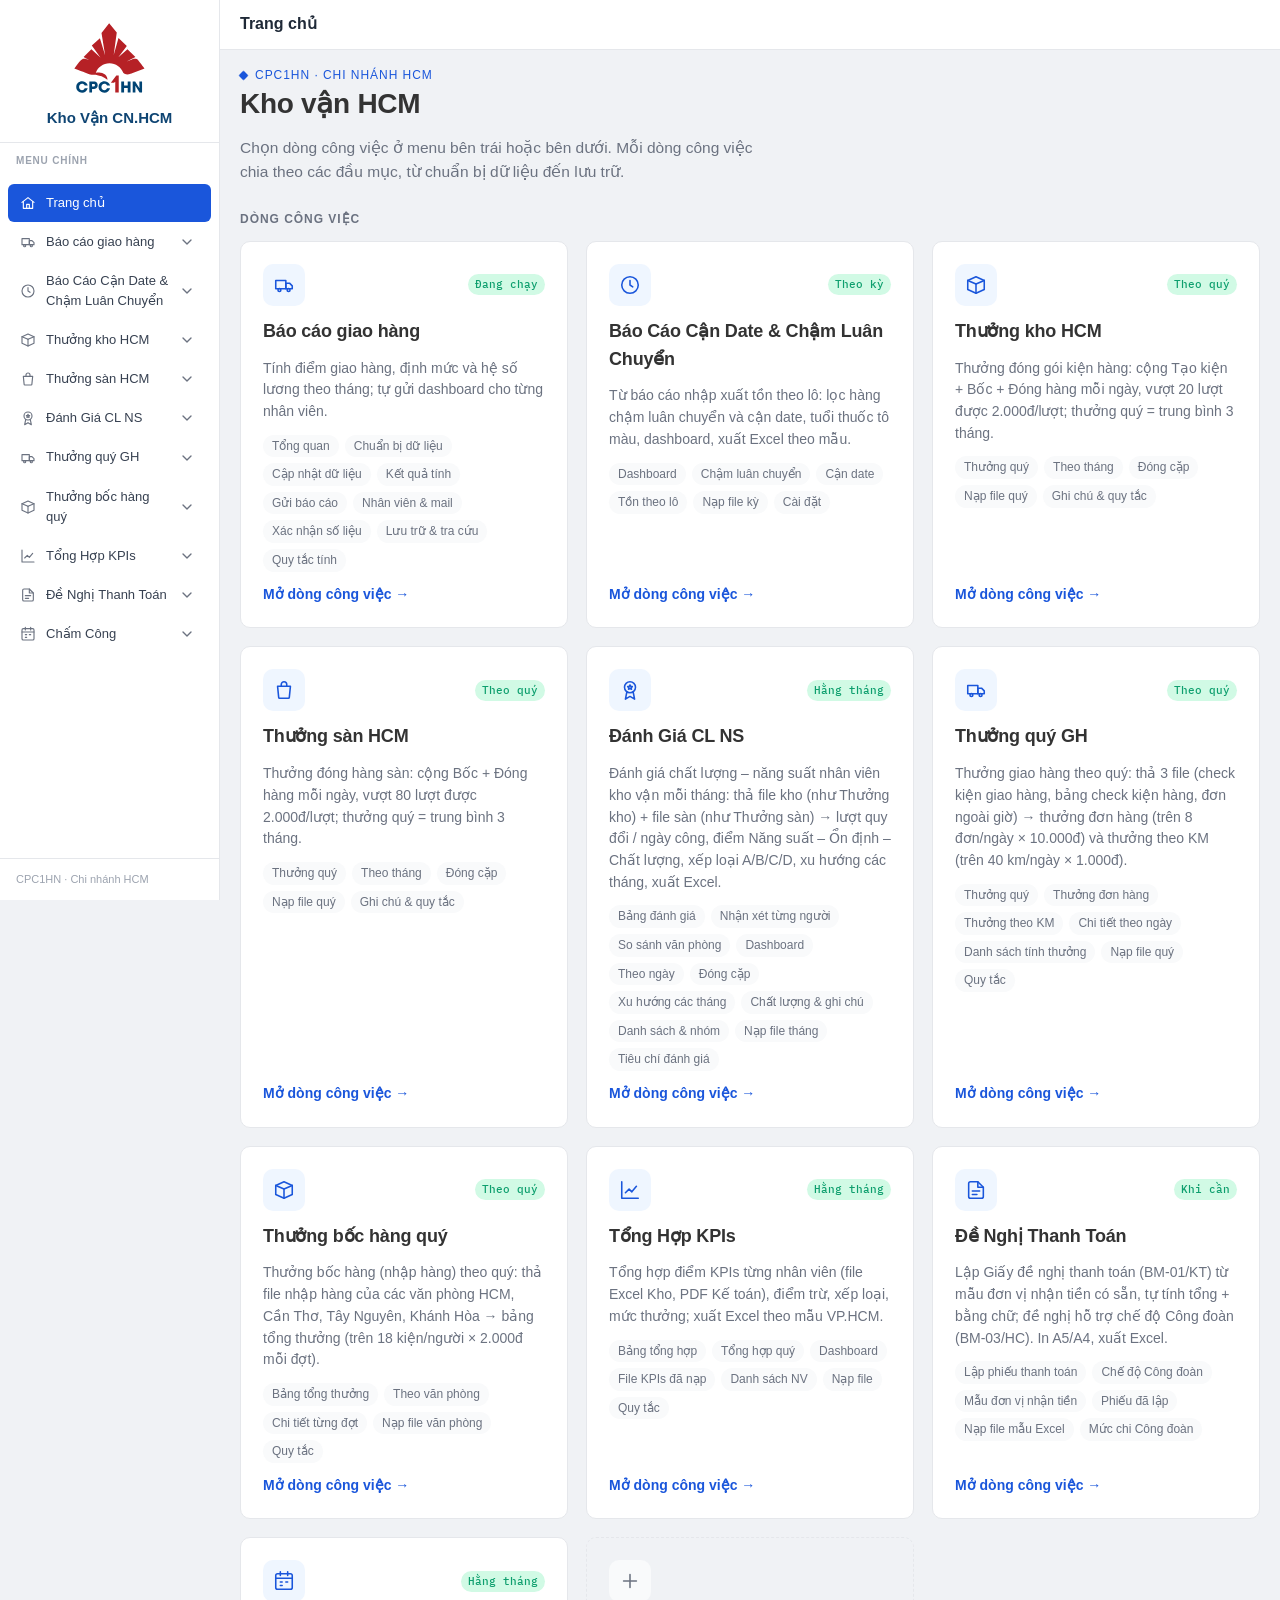
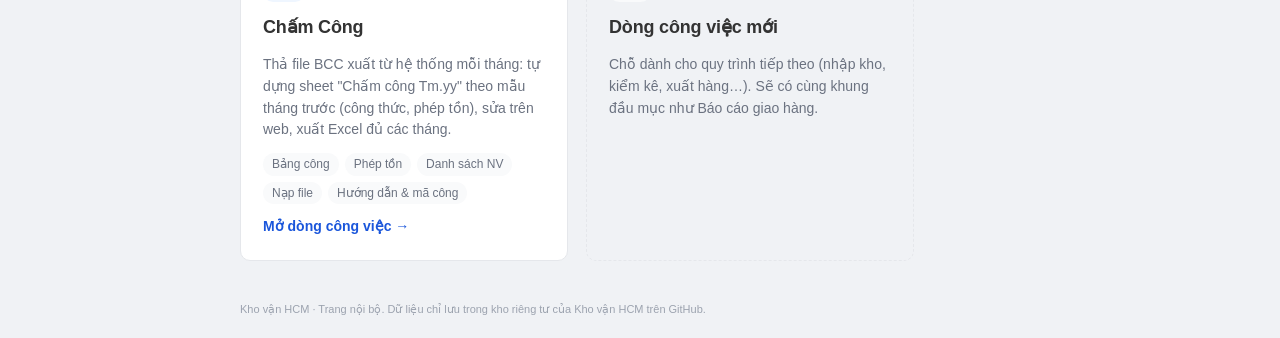
<file: index.html>
<!doctype html>
<html lang="vi" data-base="">
<head>
<meta charset="utf-8">
<meta name="viewport" content="width=device-width,initial-scale=1">
<title>Kho vận HCM</title>
<link rel="icon" href="assets/logo.png?v=2" type="image/png">
<link rel="stylesheet" href="assets/theme.css?v=20261003a">
</head>
<body>
<div class="app">
  <aside class="sidebar" id="sidebar" aria-label="Menu"></aside>
  <div class="sb-overlay"></div>
  <div class="main">
    <div class="main-bar">
      <button class="menu-btn" type="button" aria-label="Mở menu"><svg width="20" height="20" viewBox="0 0 24 24" fill="none" stroke="currentColor" stroke-width="2" stroke-linecap="round"><path d="M4 6h16M4 12h16M4 18h16"/></svg></button>
      <nav class="crumbs" aria-label="Đường dẫn"><span aria-current="page">Trang chủ</span></nav>
    </div>
    <main class="content">

  <div class="page-head">
    <div class="eyebrow">CPC1HN · Chi nhánh HCM</div>
    <h1>Kho vận HCM</h1>
    <p class="lede">Chọn dòng công việc ở menu bên trái hoặc bên dưới. Mỗi dòng công việc chia theo các đầu mục, từ chuẩn bị dữ liệu đến lưu trữ.</p>
  </div>
  <div class="section-label">Dòng công việc</div>
  <div class="flow-grid" id="flowGrid"></div>
    </main>
    <footer class="site-foot">Kho vận HCM · Trang nội bộ. Dữ liệu chỉ lưu trong kho riêng tư của Kho vận HCM trên GitHub.</footer>
  </div>
</div>
<script src="assets/flows.js?v=20261113c"></script>
<script src="assets/layout.js?v=20261010a"></script>
<script>
(function () {
  const grid = document.getElementById('flowGrid');
  const esc = s => String(s).replace(/[&<>"]/g, c => ({ '&': '&amp;', '<': '&lt;', '>': '&gt;', '"': '&quot;' }[c]));
  const icon = n => `<svg width="22" height="22" viewBox="0 0 24 24" fill="none" stroke="currentColor" stroke-width="1.7" stroke-linecap="round" stroke-linejoin="round">${(window.KVH_ICONS || {})[n] || ''}</svg>`;
  (window.KVH_MENU || []).filter(g => g.muc).forEach(g => {
    const a = document.createElement('a');
    a.className = 'flow-card';
    a.href = g.muc[0].href;
    a.innerHTML = `
      <div class="flow-top"><div class="flow-icon">${icon(g.icon)}</div><span class="pill good">${esc(g.trangThai || '')}</span></div>
      <h3>${esc(g.ten)}</h3>
      <p>${esc(g.moTa || '')}</p>
      <ol class="flow-steps">${g.muc.map(m => `<li>${esc(m.ten)}</li>`).join('')}</ol>
      <span class="flow-go">Mở dòng công việc →</span>`;
    grid.appendChild(a);
  });
  const ph = document.createElement('div');
  ph.className = 'flow-card placeholder';
  ph.innerHTML = `<div class="flow-top"><div class="flow-icon">${icon('plus')}</div></div>
    <h3>Dòng công việc mới</h3>
    <p>Chỗ dành cho quy trình tiếp theo (nhập kho, kiểm kê, xuất hàng…). Sẽ có cùng khung đầu mục như Báo cáo giao hàng.</p>`;
  grid.appendChild(ph);
})();
</script>
</body>
</html>
</file>
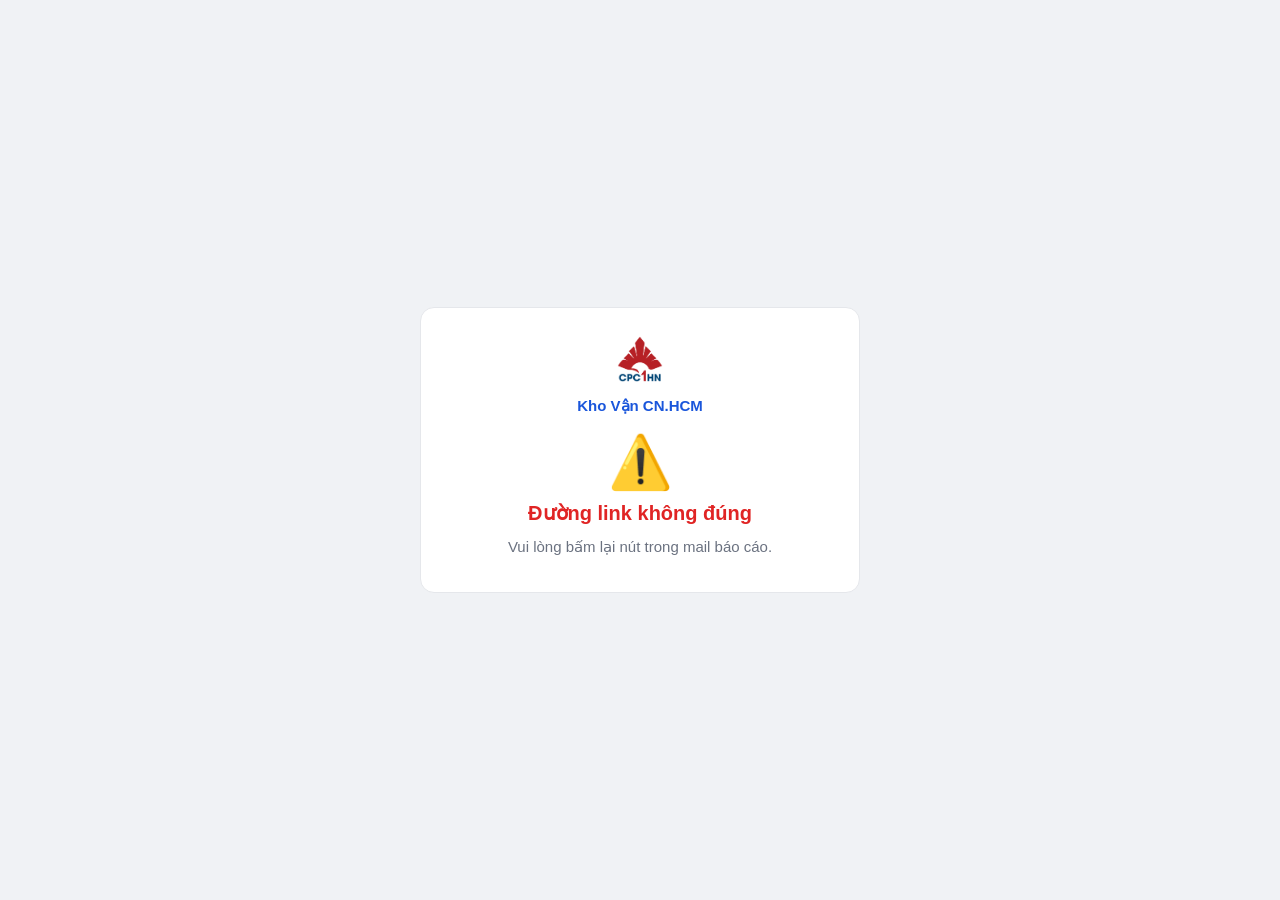
<file: xac-nhan/index.html>
<!doctype html>
<html lang="vi">
<head>
<meta charset="utf-8">
<meta name="viewport" content="width=device-width, initial-scale=1">
<meta name="robots" content="noindex">
<title>Xác nhận số liệu</title>
<style>
  :root { --bg: #f0f2f5; --card: #fff; --ink: #111827; --muted: #6b7280; --ok: #0e9f6e; --err: #e02424; --line: #e5e7eb; }
  @media (prefers-color-scheme: dark) { :root { --bg: #111827; --card: #1f2937; --ink: #f3f4f6; --muted: #9ca3af; --line: #374151; } }
  * { box-sizing: border-box; }
  body { margin: 0; min-height: 100vh; display: flex; align-items: center; justify-content: center; padding: 16px;
    background: var(--bg); color: var(--ink); font: 15px/1.55 "Segoe UI", Arial, sans-serif; }
  .card { width: 100%; max-width: 440px; background: var(--card); border: 1px solid var(--line); border-radius: 14px; padding: 28px 24px; text-align: center; }
  .logo { height: 46px; margin-bottom: 6px; }
  .brand { font-weight: 700; color: #1a56db; margin-bottom: 18px; }
  .icon { font-size: 52px; line-height: 1; margin: 6px 0 10px; }
  h1 { font-size: 20px; margin: 0 0 6px; }
  p { margin: 6px 0; color: var(--muted); }
  .info { margin: 14px 0 4px; padding: 10px 12px; border-radius: 8px; background: var(--bg); color: var(--ink); font-size: 14px; }
  .spin { width: 40px; height: 40px; margin: 8px auto 14px; border: 4px solid var(--line); border-top-color: #1a56db; border-radius: 50%; animation: s 0.8s linear infinite; }
  @keyframes s { to { transform: rotate(360deg); } }
  a.btn { display: inline-block; margin-top: 14px; padding: 10px 18px; border-radius: 8px; background: var(--err); color: #fff; text-decoration: none; font-weight: 600; }
  .ok { color: var(--ok); } .err { color: var(--err); }
</style>
</head>
<body>
<div class="card" id="card">
  <img class="logo" src="../assets/logo.png?v=2" alt="CPC1HN">
  <div class="brand">Kho Vận CN.HCM</div>
  <div id="view"><div class="spin"></div><h1>Đang ghi nhận xác nhận…</h1></div>
</div>
<script>
// Nút "Xác nhận số liệu đúng" trong mail hằng ngày trỏ về trang này: ?ma=<Mã NV>&ngay=<dd/mm/yyyy>
// Trang tự gửi 1 câu trả lời "Đúng" vào Google Form "Xác nhận số liệu giao hàng" rồi báo đã ghi nhận.
(function () {
  var FORM = 'https://docs.google.com/forms/d/e/1FAIpQLSdHJWubQUDfL92MAN8PLci2dEZqim0TFtAZL_XvDjUR0bczFw/';
  var E = { ma: '10506754', ten: '235047419', ngay: '1004119876', kq: '1758913475' };
  var q = new URLSearchParams(location.search);
  var ma = (q.get('ma') || '').replace(/\D/g, ''), ngay = (q.get('ngay') || '').trim(), ten = (q.get('ten') || '').trim();
  var view = document.getElementById('view');
  var esc = function (s) { return String(s).replace(/[&<>"]/g, function (c) { return { '&': '&amp;', '<': '&lt;', '>': '&gt;', '"': '&quot;' }[c]; }); };
  var saiLink = FORM + 'viewform?usp=pp_url&entry.' + E.ma + '=' + encodeURIComponent(ma) + '&entry.' + E.ngay + '=' + encodeURIComponent(ngay)
    + (ten ? '&entry.' + E.ten + '=' + encodeURIComponent(ten) : '') + '&entry.' + E.kq + '=' + encodeURIComponent('Sai');
  if (!ma || !/^\d{1,2}\/\d{1,2}\/\d{4}$/.test(ngay)) {
    view.innerHTML = '<div class="icon">⚠️</div><h1 class="err">Đường link không đúng</h1><p>Vui lòng bấm lại nút trong mail báo cáo.</p>';
    return;
  }
  // chống bấm 2 lần trong cùng trình duyệt
  var key = 'kvh-xn-' + ma + '-' + ngay, done = false;
  try { done = localStorage.getItem(key) === '1'; } catch (e) {}
  function ok(again) {
    view.innerHTML = '<div class="icon">✅</div><h1 class="ok">' + (again ? 'Anh/chị đã xác nhận trước đó' : 'Đã ghi nhận xác nhận') + '</h1>'
      + '<div class="info">Mã NV <b>' + esc(ma) + '</b>' + (ten ? ' · ' + esc(ten) : '') + '<br>Số liệu giao hàng đến ngày <b>' + esc(ngay) + '</b>: <b class="ok">ĐÚNG</b></div>'
      + '<p>Cảm ơn anh/chị. Có thể đóng trang này.</p>'
      + '<p style="margin-top:14px;font-size:13px">Bấm nhầm? Báo sai tại đây:</p><a class="btn" href="' + saiLink + '">❌ Báo số liệu sai</a>';
  }
  if (done) { ok(true); return; }
  var body = new URLSearchParams();
  body.append('entry.' + E.ma, ma);
  body.append('entry.' + E.ngay, ngay);
  if (ten) body.append('entry.' + E.ten, ten);
  body.append('entry.' + E.kq, 'Đúng');
  fetch(FORM + 'formResponse', { method: 'POST', mode: 'no-cors', body: body })
    .then(function () { try { localStorage.setItem(key, '1'); } catch (e) {} ok(false); })
    .catch(function () {
      view.innerHTML = '<div class="icon">⚠️</div><h1 class="err">Chưa gửi được</h1><p>Kiểm tra kết nối mạng rồi tải lại trang (F5), hoặc trả lời mail báo cáo với chữ <b>ĐÚNG</b>.</p>';
    });
})();
</script>
</body>
</html>
</file>
<file: assets/theme.css>
/* Giao dien chung cho moi trang Kho van HCM */
  @import url('https://fonts.googleapis.com/css2?family=Fraunces:opsz,wght@9..144,500;9..144,600&family=Public+Sans:wght@400;500;600;700&family=IBM+Plex+Mono:wght@400;500&display=swap');

  :root {
    --paper: #f5f1e6;
    --paper-2: #ece5d3;
    --ink: #201c16;
    --ink-soft: #5c5445;
    --line: #ddd2b4;
    --line-soft: #e8e0c9;
    --accent: #a8461f;
    --accent-soft: #f0d8ca;
    --navy: #1f3864;
    --navy-soft: #dde4ef;
    --good: #2f6b45;
    --good-soft: #dceadd;
    --warn: #96650f;
    --warn-soft: #f2e3c4;
    --bad: #a3352c;
    --bad-soft: #f3dad6;
    --card: #fffdf8;
    --shadow: 0 1px 2px rgba(32,28,22,0.06), 0 8px 24px -12px rgba(32,28,22,0.18);
  }
  @media (prefers-color-scheme: dark) {
    :root:not([data-theme="light"]) {
      --paper: #17140f;
      --paper-2: #201c15;
      --ink: #ece5d3;
      --ink-soft: #b6ab93;
      --line: #3a3325;
      --line-soft: #2c271b;
      --accent: #e08a5f;
      --accent-soft: #3a2418;
      --navy: #8ea9d6;
      --navy-soft: #1c2735;
      --good: #7fbd94;
      --good-soft: #1c2f21;
      --warn: #dcb35b;
      --warn-soft: #332a14;
      --bad: #e2867d;
      --bad-soft: #37211d;
      --card: #1c1811;
      --shadow: 0 1px 2px rgba(0,0,0,0.3), 0 8px 24px -12px rgba(0,0,0,0.5);
    }
  }
  :root[data-theme="dark"] {
    --paper: #17140f;
    --paper-2: #201c15;
    --ink: #ece5d3;
    --ink-soft: #b6ab93;
    --line: #3a3325;
    --line-soft: #2c271b;
    --accent: #e08a5f;
    --accent-soft: #3a2418;
    --navy: #8ea9d6;
    --navy-soft: #1c2735;
    --good: #7fbd94;
    --good-soft: #1c2f21;
    --warn: #dcb35b;
    --warn-soft: #332a14;
    --bad: #e2867d;
    --bad-soft: #37211d;
    --card: #1c1811;
    --shadow: 0 1px 2px rgba(0,0,0,0.3), 0 8px 24px -12px rgba(0,0,0,0.5);
  }

  * { box-sizing: border-box; }
  body {
    background: var(--paper);
    color: var(--ink);
    font-family: 'Public Sans', ui-sans-serif, system-ui, sans-serif;
    font-size: 15px;
    line-height: 1.55;
  }
  .wrap {
    max-width: 900px;
    margin: 0 auto;
    padding: 48px 24px 80px;
    display: flex;
    flex-direction: column;
    gap: 28px;
  }
  .eyebrow {
    font-family: 'IBM Plex Mono', monospace;
    font-size: 12px;
    letter-spacing: 0.08em;
    text-transform: uppercase;
    color: var(--accent);
    display: flex;
    align-items: center;
    gap: 8px;
  }
  .eyebrow::before {
    content: '';
    width: 7px; height: 7px;
    background: var(--accent);
    display: inline-block;
    border-radius: 1px;
    transform: rotate(45deg);
  }
  h1 {
    font-family: 'Fraunces', Georgia, serif;
    font-weight: 600;
    font-size: 34px;
    line-height: 1.15;
    margin: 6px 0 4px;
    text-wrap: balance;
    letter-spacing: -0.01em;
  }
  .lede {
    color: var(--ink-soft);
    max-width: 62ch;
    font-size: 15.5px;
  }
  .lede code {
    font-family: 'IBM Plex Mono', monospace;
    font-size: 0.92em;
    background: var(--line-soft);
    padding: 0.1em 0.4em;
    border-radius: 4px;
  }

  .card {
    background: var(--card);
    border: 1px solid var(--line);
    border-radius: 14px;
    box-shadow: var(--shadow);
    padding: 28px;
  }
  .card h2 {
    font-family: 'Fraunces', Georgia, serif;
    font-weight: 600;
    font-size: 19px;
    margin: 0 0 4px;
    display: flex;
    align-items: baseline;
    gap: 10px;
  }
  .card h2 .step-no {
    font-family: 'IBM Plex Mono', monospace;
    font-size: 13px;
    color: var(--ink-soft);
    font-weight: 400;
  }
  .card .hint { color: var(--ink-soft); font-size: 13.5px; margin: 0 0 18px; }

  /* --- dropzone --- */
  .dropzone {
    border: 1.5px dashed var(--line);
    border-radius: 10px;
    padding: 36px 24px;
    text-align: center;
    cursor: pointer;
    transition: border-color .15s ease, background .15s ease;
    background: var(--paper-2);
  }
  .dropzone:hover, .dropzone.drag {
    border-color: var(--accent);
    background: var(--accent-soft);
  }
  .dropzone:focus-visible { outline: 2px solid var(--accent); outline-offset: 3px; }
  .dz-icon { color: var(--ink-soft); margin-bottom: 10px; }
  .dropzone:hover .dz-icon, .dropzone.drag .dz-icon { color: var(--accent); }
  .dz-title { font-weight: 600; font-size: 15px; }
  .dz-sub { color: var(--ink-soft); font-size: 13px; margin-top: 4px; font-family: 'IBM Plex Mono', monospace; }
  .dz-file {
    display: inline-flex; align-items: center; gap: 8px;
    font-family: 'IBM Plex Mono', monospace; font-size: 13.5px;
    background: var(--navy-soft); color: var(--navy);
    padding: 6px 12px; border-radius: 999px; margin-top: 4px;
  }
  input[type=file] { display: none; }

  /* --- pipeline steps --- */
  .steps { list-style: none; margin: 0; padding: 0; display: flex; flex-direction: column; gap: 2px; }
  .steps li {
    display: flex; align-items: center; gap: 12px;
    padding: 9px 4px;
    font-size: 14px;
    border-bottom: 1px solid var(--line-soft);
    opacity: 0.4;
  }
  .steps li:last-child { border-bottom: none; }
  .steps li.done { opacity: 1; }
  .steps li.warn { opacity: 1; color: var(--warn); }
  .step-dot {
    width: 20px; height: 20px; border-radius: 50%;
    border: 1.5px solid var(--line);
    display: flex; align-items: center; justify-content: center;
    flex-shrink: 0; color: transparent;
    font-size: 12px;
  }
  .steps li.done .step-dot { background: var(--good); border-color: var(--good); color: var(--card); }
  .steps li.warn .step-dot { background: var(--warn); border-color: var(--warn); color: var(--card); }
  .step-detail { font-family: 'IBM Plex Mono', monospace; font-size: 12.5px; color: var(--ink-soft); margin-left: auto; text-align: right; }

  .error-box {
    background: var(--bad-soft); color: var(--bad); border: 1px solid var(--bad);
    border-radius: 8px; padding: 14px 16px; font-size: 14px; margin-top: 14px;
  }

  /* --- results --- */
  .summary-row {
    display: flex; gap: 14px; flex-wrap: wrap; margin-bottom: 20px;
  }
  .tile {
    flex: 1; min-width: 130px;
    background: var(--paper-2); border: 1px solid var(--line);
    border-radius: 10px; padding: 14px 16px;
  }
  .tile .tile-label { font-size: 12px; color: var(--ink-soft); text-transform: uppercase; letter-spacing: .04em; }
  .tile .tile-value {
    font-family: 'IBM Plex Mono', monospace; font-weight: 500; font-size: 22px;
    font-variant-numeric: tabular-nums; margin-top: 2px;
  }

  .table-scroll { overflow-x: auto; border: 1px solid var(--line); border-radius: 10px; }
  table.ledger {
    border-collapse: collapse; width: 100%; min-width: 760px;
    font-size: 13.5px;
  }
  table.ledger th, table.ledger td {
    padding: 9px 12px; text-align: right; white-space: nowrap;
    font-variant-numeric: tabular-nums;
  }
  table.ledger th:first-child, table.ledger td:first-child,
  table.ledger th:nth-child(2), table.ledger td:nth-child(2) { text-align: left; }
  table.ledger thead th {
    background: var(--navy); color: #fff;
    font-family: 'IBM Plex Mono', monospace; font-weight: 500; font-size: 11.5px;
    text-transform: uppercase; letter-spacing: .03em;
    position: sticky; top: 0;
  }
  table.ledger tbody tr:nth-child(even) { background: var(--paper-2); }
  table.ledger tbody tr:hover { background: var(--accent-soft); }
  table.ledger tfoot td {
    font-weight: 700; border-top: 2px solid var(--ink); background: var(--paper-2);
  }
  .pill {
    display: inline-block; font-family: 'IBM Plex Mono', monospace; font-size: 11px;
    padding: 2px 7px; border-radius: 999px; font-weight: 500;
  }
  .pill.good { background: var(--good-soft); color: var(--good); }
  .pill.warn { background: var(--warn-soft); color: var(--warn); }
  .pill.bad { background: var(--bad-soft); color: var(--bad); }

  .download-row {
    margin-top: 22px; display: flex; align-items: center; gap: 14px; flex-wrap: wrap;
  }
  button.primary {
    font-family: 'Public Sans', sans-serif; font-weight: 600; font-size: 14.5px;
    background: var(--accent); color: #fff8f2; border: none;
    padding: 12px 22px; border-radius: 8px; cursor: pointer;
    display: inline-flex; align-items: center; gap: 9px;
    box-shadow: 0 2px 0 rgba(0,0,0,0.12);
  }
  button.primary:hover { filter: brightness(1.06); }
  button.primary:active { transform: translateY(1px); box-shadow: none; }
  button.primary:disabled { opacity: .5; cursor: default; }
  .download-note { font-size: 12.5px; color: var(--ink-soft); font-family: 'IBM Plex Mono', monospace; }

  footer.rules {
    border-top: 1px solid var(--line); padding-top: 22px; margin-top: 6px;
  }
  footer.rules h3 {
    font-family: 'Fraunces', Georgia, serif; font-size: 15px; font-weight: 600; margin: 0 0 10px;
  }
  footer.rules ul { margin: 0; padding-left: 20px; color: var(--ink-soft); font-size: 13.5px; display: flex; flex-direction: column; gap: 6px; }
  footer.rules code { font-family: 'IBM Plex Mono', monospace; background: var(--line-soft); padding: 0.05em 0.35em; border-radius: 4px; color: var(--ink); }

  [hidden] { display: none !important; }

/* ================================================================== */
/* Mau thuong hieu CPC1HN (do + xanh navy) va bo cuc trang quan tri     */
/* ================================================================== */
:root {
  --paper: #f3f5f8; --paper-2: #eef1f5; --ink: #1b2430; --ink-soft: #5b6675;
  --line: #dde3ea; --line-soft: #e9edf2; --card: #ffffff;
  --accent: #b5232a; --accent-soft: #fbe9ea; --navy: #0f4573; --navy-soft: #e3edf6;
  --sb-bg: #ffffff; --sb-hover: #f1f5f9; --sb-active: #0f4573; --sb-active-ink: #ffffff; --sb-child-bg: #f7f9fb;
  --shadow: 0 1px 2px rgba(15,35,60,.06), 0 6px 18px -10px rgba(15,35,60,.18);
}
@media (prefers-color-scheme: dark) {
  :root:not([data-theme="light"]) {
    --paper: #11161d; --paper-2: #171e27; --ink: #e6ebf1; --ink-soft: #9aa6b4;
    --line: #283241; --line-soft: #1f2833; --card: #161d26;
    --accent: #ef6a6f; --accent-soft: #3a1b1d; --navy: #7fb0e0; --navy-soft: #16293d;
    --sb-bg: #141a22; --sb-hover: #1c2530; --sb-active: #1f5f9c; --sb-active-ink: #ffffff; --sb-child-bg: #11161d;
  }
}
:root[data-theme="dark"] {
  --paper: #11161d; --paper-2: #171e27; --ink: #e6ebf1; --ink-soft: #9aa6b4;
  --line: #283241; --line-soft: #1f2833; --card: #161d26;
  --accent: #ef6a6f; --accent-soft: #3a1b1d; --navy: #7fb0e0; --navy-soft: #16293d;
  --sb-bg: #141a22; --sb-hover: #1c2530; --sb-active: #1f5f9c; --sb-active-ink: #ffffff; --sb-child-bg: #11161d;
}
body { margin: 0; }
h1, .card h2, .sec-head h2, .flow-card h3, footer.rules h3 { font-family: 'Public Sans', ui-sans-serif, system-ui, sans-serif; font-weight: 700; letter-spacing: -0.01em; }
table.ledger thead th { background: var(--navy); }
@media (prefers-color-scheme: dark) { :root:not([data-theme="light"]) table.ledger thead th { background: #1f3b5c; } }

/* ---- Khung app: menu trai + noi dung ---- */
.app { display: grid; grid-template-columns: 250px minmax(0, 1fr); min-height: 100vh; }
.sidebar {
  background: var(--sb-bg); border-right: 1px solid var(--line);
  position: sticky; top: 0; height: 100vh; overflow-y: auto;
  display: flex; flex-direction: column;
}
.sb-logo { display: flex; flex-direction: column; align-items: center; gap: 6px; padding: 20px 16px 16px; text-decoration: none; border-bottom: 1px solid var(--line); }
.sb-logo img { height: 64px; width: auto; display: block; }
.sb-logo-text { font-weight: 800; font-size: 22px; letter-spacing: .02em; color: var(--navy); }
.sb-logo-text b { color: var(--accent); }
.sb-unit { font-size: 12px; letter-spacing: .12em; text-transform: uppercase; color: var(--ink-soft); font-weight: 600; }
.sb-menu, .sb-children { list-style: none; margin: 0; padding: 0; }
.sb-menu { padding: 10px 0; }
.sb-item {
  display: flex; align-items: center; gap: 12px; width: 100%;
  padding: 12px 20px; border: 0; background: none; cursor: pointer;
  font: inherit; font-size: 15px; color: var(--ink); text-decoration: none; text-align: left;
}
.sb-item:hover { background: var(--sb-hover); }
.sb-item svg { flex-shrink: 0; color: var(--ink-soft); }
.sb-item .chev { margin-left: auto; transition: transform .15s ease; }
.sb-group.open > .sb-item .chev { transform: rotate(180deg); }
.sb-item.active { color: var(--sb-active); font-weight: 600; }
.sb-item.active svg { color: var(--sb-active); }
.sb-children { display: none; background: var(--sb-child-bg); }
.sb-group.open > .sb-children { display: block; }
.sb-child {
  display: block; padding: 11px 20px 11px 52px; font-size: 14.5px;
  color: var(--ink-soft); text-decoration: none;
}
.sb-child:hover { background: var(--sb-hover); color: var(--ink); }
.sb-child.active { background: var(--sb-active); color: var(--sb-active-ink); font-weight: 600; }
.sb-soon { font-size: 11px; margin-left: auto; color: var(--ink-soft); border: 1px dashed var(--line); border-radius: 999px; padding: 0 7px; }
.sb-foot { margin-top: auto; padding: 14px 20px; font-size: 12px; color: var(--ink-soft); border-top: 1px solid var(--line); }

.main { min-width: 0; display: flex; flex-direction: column; }
.main-bar {
  display: flex; align-items: center; gap: 12px; padding: 14px 32px;
  background: var(--card); border-bottom: 1px solid var(--line); position: sticky; top: 0; z-index: 5;
}
.menu-btn { display: none; border: 1px solid var(--line); background: var(--card); color: var(--ink); border-radius: 8px; padding: 6px 8px; cursor: pointer; }
.crumbs { font-size: 14px; color: var(--ink-soft); display: flex; gap: 8px; flex-wrap: wrap; align-items: center; }
.crumbs a { color: var(--ink-soft); text-decoration: none; }
.crumbs a:hover { color: var(--accent); }
.crumbs [aria-current] { color: var(--ink); font-weight: 600; }
.content { padding: 28px 32px 60px; max-width: 1040px; width: 100%; box-sizing: border-box; }
.site-foot { padding: 0 32px 30px; font-size: 12.5px; color: var(--ink-soft); }
.page-head { margin-bottom: 22px; }
.page-head h1 { font-size: 28px; margin: 4px 0 6px; }

/* ---- Trang chu ---- */
.section-label { font-size: 12px; letter-spacing: .08em; text-transform: uppercase; color: var(--ink-soft); font-weight: 600; margin: 26px 0 12px; }
.flow-grid { display: grid; grid-template-columns: repeat(auto-fill, minmax(290px, 1fr)); gap: 18px; }
.flow-card {
  display: flex; flex-direction: column; gap: 12px; background: var(--card); border: 1px solid var(--line);
  border-radius: 12px; box-shadow: var(--shadow); padding: 22px; text-decoration: none; color: inherit;
  transition: border-color .15s ease, transform .15s ease;
}
a.flow-card:hover { border-color: var(--navy); transform: translateY(-2px); }
.flow-card h3 { font-size: 18px; margin: 0; }
.flow-card p { margin: 0; color: var(--ink-soft); font-size: 14px; }
.flow-top { display: flex; align-items: center; justify-content: space-between; gap: 10px; }
.flow-icon { width: 42px; height: 42px; border-radius: 10px; background: var(--navy-soft); color: var(--navy); display: grid; place-items: center; }
.flow-steps { list-style: none; margin: 0; padding: 0; display: flex; flex-wrap: wrap; gap: 6px; }
.flow-steps li { font-size: 12px; color: var(--ink-soft); background: var(--paper-2); border-radius: 999px; padding: 2px 9px; }
.flow-go { margin-top: auto; font-weight: 600; font-size: 14px; color: var(--navy); }
.flow-card.placeholder { border-style: dashed; box-shadow: none; background: transparent; }
.flow-card.placeholder .flow-icon { background: var(--paper-2); color: var(--ink-soft); }

/* ---- Trang dong cong viec ---- */
.flow-main > section { display: flex; flex-direction: column; gap: 16px; }
.sec-head { display: flex; gap: 14px; align-items: flex-start; }
.sec-no { flex-shrink: 0; width: 36px; height: 36px; border-radius: 50%; background: var(--navy); color: #fff; display: grid; place-items: center; font-family: 'IBM Plex Mono', monospace; font-size: 13px; }
.sec-head h2 { font-size: 24px; margin: 2px 0 2px; }
.sec-head p { margin: 0; color: var(--ink-soft); font-size: 14px; }
.who { display: inline-block; font-size: 11.5px; font-weight: 600; padding: 2px 9px; border-radius: 999px; margin-left: 6px; vertical-align: 3px; }
.who.manual { background: var(--warn-soft); color: var(--warn); }
.who.auto { background: var(--good-soft); color: var(--good); }

.pipeline { list-style: none; margin: 0; padding: 0; display: grid; grid-template-columns: repeat(5, 1fr); gap: 12px; }
.pipeline li { position: relative; background: var(--card); border: 1px solid var(--line); border-radius: 10px; padding: 12px; font-size: 13px; }
.pipeline li a { text-decoration: none; color: inherit; display: block; }
.pipeline li b { display: block; font-size: 14px; margin: 4px 0 2px; }
.pipeline li .k { font-size: 11.5px; color: var(--ink-soft); font-weight: 600; }
.pipeline li:not(:last-child)::after { content: '→'; position: absolute; right: -6px; top: 50%; transform: translate(50%, -50%); color: var(--ink-soft); z-index: 1; }
.pipeline li:hover { border-color: var(--navy); }

.checklist { margin: 0; padding-left: 0; list-style: none; display: flex; flex-direction: column; gap: 8px; }
.checklist li { display: flex; gap: 10px; font-size: 14px; }
.checklist li::before { content: '☐'; color: var(--navy); font-size: 15px; line-height: 1.4; }
.checklist code, .card code { font-family: 'IBM Plex Mono', monospace; font-size: .9em; background: var(--line-soft); padding: .05em .35em; border-radius: 4px; }

.btn-row { display: flex; flex-wrap: wrap; gap: 10px; margin-top: 6px; }
a.btn { display: inline-flex; align-items: center; gap: 8px; text-decoration: none; font-weight: 600; font-size: 14px; padding: 10px 16px; border-radius: 8px; border: 1px solid var(--line); background: var(--card); color: var(--ink); }
a.btn:hover { border-color: var(--navy); color: var(--navy); }
a.btn.primary { background: var(--navy); border-color: var(--navy); color: #fff; }
a.btn.primary:hover { filter: brightness(1.1); color: #fff; }
button.primary { background: var(--navy); }
.note { font-size: 12.5px; color: var(--ink-soft); margin: 0; }

table.plain { border-collapse: collapse; width: 100%; font-size: 14px; }
table.plain th, table.plain td { text-align: left; padding: 10px 12px; border-bottom: 1px solid var(--line-soft); vertical-align: top; }
table.plain th { font-size: 12px; text-transform: uppercase; letter-spacing: .03em; color: var(--ink-soft); font-weight: 600; }
.table-wrap { overflow-x: auto; }
.rules-list { margin: 0; padding-left: 20px; color: var(--ink-soft); font-size: 14px; display: flex; flex-direction: column; gap: 6px; }
.rules-list code { font-family: 'IBM Plex Mono', monospace; background: var(--line-soft); padding: .05em .35em; border-radius: 4px; color: var(--ink); }

.pager { display: flex; justify-content: space-between; gap: 12px; margin-top: 10px; border-top: 1px solid var(--line); padding-top: 18px; }
.pager a { text-decoration: none; color: var(--ink); border: 1px solid var(--line); background: var(--card); border-radius: 10px; padding: 10px 14px; font-size: 14px; max-width: 48%; }
.pager a small { display: block; color: var(--ink-soft); font-size: 12px; }
.pager a:hover { border-color: var(--navy); }
.pager .next { margin-left: auto; text-align: right; }

.up-connect-row { display: flex; gap: 10px; flex-wrap: wrap; }
.up-connect-row input { flex: 1; min-width: 220px; font: inherit; font-family: 'IBM Plex Mono', monospace; font-size: 14px; padding: 11px 12px; border: 1px solid var(--line); border-radius: 8px; background: var(--card); color: var(--ink); }
.up-connect-row input:focus { outline: 2px solid var(--navy); outline-offset: 1px; }
.up-help { margin-top: 14px; font-size: 14px; }
.up-help summary { cursor: pointer; color: var(--navy); font-weight: 600; }
.up-help ol { margin: 10px 0 0; padding-left: 20px; display: flex; flex-direction: column; gap: 6px; color: var(--ink-soft); }
.up-help code { font-family: 'IBM Plex Mono', monospace; background: var(--line-soft); padding: .05em .35em; border-radius: 4px; color: var(--ink); }
.up-head { display: flex; justify-content: space-between; align-items: baseline; gap: 10px; flex-wrap: wrap; }
.linkbtn { border: 0; background: none; padding: 0; font: inherit; color: var(--navy); cursor: pointer; text-decoration: underline; }
.linkbtn:disabled { color: var(--ink-soft); cursor: default; }
.up-check { margin-top: 14px; border: 1px solid var(--line); border-radius: 10px; padding: 12px 16px; background: var(--paper-2); font-size: 14px; }
.up-check ul { margin: 0; padding: 0; list-style: none; display: flex; flex-direction: column; gap: 6px; }
.up-check .good { color: var(--good); } .up-check .bad { color: var(--bad); }
.up-status { margin-top: 14px; border-radius: 10px; padding: 12px 16px; font-size: 14px; background: var(--paper-2); border: 1px solid var(--line); }
.up-status.good { background: var(--good-soft); border-color: var(--good); color: var(--good); }
.up-status.bad { background: var(--bad-soft); border-color: var(--bad); color: var(--bad); }
.up-status a { color: inherit; font-weight: 600; }
.need-connect { background: var(--warn-soft); color: var(--warn); border: 1px solid var(--warn); border-radius: 10px; padding: 12px 16px; font-size: 14px; }
.need-connect a { color: inherit; font-weight: 600; }
.kq-pick { font-size: 14px; color: var(--ink-soft); display: flex; align-items: center; gap: 8px; }
.kq-pick select, .pol input, .pol textarea { font: inherit; font-size: 14px; padding: 8px 10px; border: 1px solid var(--line); border-radius: 8px; background: var(--card); color: var(--ink); }
.pol-grid { display: grid; grid-template-columns: repeat(auto-fill, minmax(220px, 1fr)); gap: 14px; margin-top: 10px; }
.pol-grid label { display: flex; flex-direction: column; gap: 6px; font-size: 13px; color: var(--ink-soft); font-weight: 600; }
.pol textarea { resize: vertical; font-family: inherit; }
.pol-table input { width: 100%; min-width: 80px; box-sizing: border-box; }
.pol-table td { padding: 6px 6px; }
.pol input:focus, .pol textarea:focus, .kq-pick select:focus { outline: 2px solid var(--navy); outline-offset: 1px; }
table.ledger tbody tr.clickable { cursor: pointer; }
table.ledger tbody tr.sel { background: var(--navy-soft) !important; }
.kq-detail-title { font-weight: 700; margin: 0 0 8px; }
.sb-overlay { display: none; }
@media (max-width: 900px) {
  .app { grid-template-columns: minmax(0, 1fr); }
  .sidebar { position: fixed; left: 0; top: 0; width: 270px; z-index: 30; transform: translateX(-100%); transition: transform .2s ease; box-shadow: 0 0 40px rgba(0,0,0,.2); }
  body.sb-open .sidebar { transform: none; }
  body.sb-open .sb-overlay { display: block; position: fixed; inset: 0; background: rgba(10,20,30,.35); z-index: 20; }
  .menu-btn { display: inline-flex; }
  .main-bar { padding: 12px 16px; }
  .content { padding: 20px 16px 50px; }
  .site-foot { padding: 0 16px 24px; }
  .pipeline { grid-template-columns: 1fr; }
  .pipeline li:not(:last-child)::after { content: '↓'; right: 50%; top: auto; bottom: -6px; transform: translate(50%, 50%); }
  .card { padding: 20px; }
}

/* ---- Thuong kho ---- */
.tk-pipe { grid-template-columns: repeat(4, 1fr); }
.tk-search { font: inherit; font-size: 14px; padding: 8px 12px; border: 1px solid var(--line); border-radius: 8px; background: var(--card); color: var(--ink); min-width: 240px; }
a.btn.primary, button.btn.primary { background: var(--navy); border-color: var(--navy); color: #fff; }
button.btn { display: inline-flex; align-items: center; gap: 8px; font: inherit; font-weight: 600; font-size: 14px; padding: 8px 14px; border-radius: 8px; border: 1px solid var(--line); background: var(--card); color: var(--ink); cursor: pointer; }
button.btn:hover { border-color: var(--navy); }
.tk-del { color: var(--bad); margin-left: auto; }
table.tk-grid { min-width: 1200px; font-size: 12.5px; }
table.tk-grid th, table.tk-grid td { padding: 6px 6px; }
table.tk-grid td.over { color: var(--good); font-weight: 700; }
table.tk-grid td.pair { background: #ede9fe; color: #6d28d9; font-weight: 700; }
@media (prefers-color-scheme: dark) { :root:not([data-theme="light"]) table.tk-grid td.pair { background: #2e2350; color: #c4b5fd; } }
@media (max-width: 900px) { .tk-pipe { grid-template-columns: 1fr; } }

/* ================================================================== */
/* GIAO DIEN GIONG APP CU "Quan Ly Kho Van" (giao-hang-app) — nguoi   */
/* dung chon 2026-09-29. Ghi de cac khai bao phia tren.               */
/* ================================================================== */
:root, :root:not([data-theme="light"]), :root[data-theme="dark"] {
  --paper: #f0f2f5; --paper-2: #f9fafb; --ink: #1f2937; --ink-soft: #6b7280;
  --line: #e5e7eb; --line-soft: #f3f4f6; --card: #ffffff;
  --accent: #e02424; --accent-soft: #fee2e2; --navy: #1a56db; --navy-soft: #eff6ff;
  --good: #0e9f6e; --good-soft: #d1fae5; --warn: #92400e; --warn-soft: #fef3c7; --bad: #991b1b; --bad-soft: #fee2e2;
  --shadow: none;
  color-scheme: light;
}
body { font-family: 'Segoe UI', Tahoma, Geneva, Verdana, sans-serif; font-size: 13px; background: #f0f2f5; color: #333; }
h1, .card h2, .sec-head h2, .flow-card h3, footer.rules h3, .page-head h1 { font-family: 'Segoe UI', Tahoma, Geneva, Verdana, sans-serif; }
.eyebrow { font-family: 'Segoe UI', Tahoma, sans-serif; color: #1a56db; }
.eyebrow::before { background: #1a56db; }

/* khung: menu trai toi mau */
.app { grid-template-columns: 220px minmax(0, 1fr); }
.sidebar { background: #1e293b; color: #cbd5e1; border-right: 0; }
.sb-logo { align-items: flex-start; padding: 18px 16px 14px; border-bottom: 1px solid #334155; gap: 3px; }
.sb-logo img { display: none; }
.sb-logo-text { display: block !important; font-size: 14px; font-weight: 700; color: #f1f5f9; letter-spacing: 0; line-height: 1.4; }
.sb-logo-text b { color: #f1f5f9; }
.sb-unit { font-size: 11px; color: #94a3b8; letter-spacing: 0; text-transform: none; font-weight: 400; }
.sb-section { font-size: 10px; font-weight: 600; color: #64748b; text-transform: uppercase; letter-spacing: .08em; padding: 10px 16px 4px; }
.sb-menu { padding: 10px 0; }
.sb-item { margin: 1px 8px; width: calc(100% - 16px); padding: 9px 16px 9px 12px; border-radius: 6px; color: #94a3b8; font-size: 13px; gap: 10px; }
.sb-item svg { color: currentColor; width: 16px; height: 16px; }
.sb-item:hover { background: #334155; color: #e2e8f0; }
.sb-item.active { background: #1a56db; color: #fff; font-weight: 500; }
.sb-item.active svg { color: #fff; }
.sb-group > .sb-toggle.active { background: transparent; color: #e2e8f0; }
.sb-group > .sb-toggle.active:hover { background: #334155; }
.sb-children { background: transparent; }
.sb-child { margin: 1px 8px; padding: 7px 12px 7px 38px; border-radius: 6px; color: #94a3b8; font-size: 12.5px; }
.sb-child:hover { background: #334155; color: #e2e8f0; }
.sb-child.active { background: #1a56db; color: #fff; font-weight: 500; }
.sb-foot { border-top: 1px solid #334155; color: #475569; font-size: 11px; padding: 12px 16px; }

/* thanh tieu de trang */
.main-bar { padding: 12px 20px; border-bottom: 1px solid #e5e7eb; background: #fff; }
.crumbs { font-size: 16px; font-weight: 700; color: #1f2937; gap: 6px; }
.crumbs > a:first-child, .crumbs > a:first-child + span { display: none; }
.crumbs a { color: #1f2937; }
.crumbs span { color: #9ca3af; font-weight: 400; }
.crumbs [aria-current] { color: #1f2937; font-weight: 700; }
.content { max-width: none; padding: 16px 20px 40px; }
.site-foot { padding: 0 20px 20px; font-size: 11px; color: #9ca3af; }

/* the / nut / bang kieu app cu */
.card, .tile, .flow-card, .pipeline li { border-radius: 10px; border: 1px solid #e5e7eb; box-shadow: none; }
.card { padding: 16px; }
.tile { background: #fff; }
.tile .tile-label { color: #9ca3af; font-weight: 500; font-family: inherit; }
.tile .tile-value { font-family: inherit; font-weight: 700; font-size: 24px; color: #1f2937; }
.sec-no { background: #1a56db; }
a.btn, button.primary { border-radius: 6px; font-size: 13px; font-weight: 500; padding: 7px 14px; }
a.btn.primary, button.primary { background: #1a56db; border-color: #1a56db; color: #fff; }
a.btn.primary:hover, button.primary:hover { background: #1343b0; filter: none; }
table.ledger thead th { background: #f9fafb; color: #4b5563; font-family: inherit; font-size: 12px; text-transform: none; letter-spacing: 0; border-bottom: 2px solid #e5e7eb; }
table.ledger { font-size: 12.5px; }
table.ledger tbody tr:nth-child(even) { background: transparent; }
table.ledger tbody tr:hover { background: #eff6ff; }
.dropzone { border: 2px dashed #d1d5db; background: #f9fafb; border-radius: 10px; }
.dropzone:hover, .dropzone.drag { border-color: #1a56db; background: #eff6ff; }
.dz-sub, .dz-file { font-family: inherit; }
.flow-icon { background: #eff6ff; color: #1a56db; }
.flow-go { color: #1a56db; }
@media (max-width: 900px) { .app { grid-template-columns: minmax(0, 1fr); } .sidebar { width: 240px; } }

/* ---- Nhan vien & mail (hang o nhap giong form "Dong cap" cua app cu) ---- */
.nv-form { display: flex; gap: 8px; flex-wrap: wrap; align-items: flex-end; margin-top: 12px; padding: 12px; background: #f9fafb; border-radius: 8px; }
.nv-form .f { display: flex; flex-direction: column; gap: 4px; font-size: 11px; color: #6b7280; min-width: 140px; }
.nv-form .f.grow { flex: 1; min-width: 200px; }
.nv-form input { font: inherit; font-size: 12px; padding: 7px 8px; border: 1px solid #d1d5db; border-radius: 6px; background: #fff; color: #374151; outline: none; }
.nv-form input:focus { border-color: #1a56db; box-shadow: 0 0 0 2px #1a56db22; }
.nv-form .nv-btn { font-size: 12px; padding: 7px 12px; }
.nv-table td { padding: 8px 12px; }
.nv-del { background: #e02424; color: #fff; border: 0; border-radius: 6px; font: inherit; font-size: 12px; padding: 4px 10px; cursor: pointer; }
.nv-del:hover { background: #b91c1c; }
button.primary:disabled { opacity: .5; cursor: default; }

/* Dau dong cua danh sach huong dan: dung cham tron, KHONG dung o vuong (nguoi dung tuong la o tick) */
.checklist li::before { content: '•'; color: #1a56db; font-size: 18px; line-height: 1; margin-top: 1px; }

/* Logo CPC1HN duoi dong "Kho Van HCM" o dau menu toi — dat tren o trang bo goc cho noi ro */
.sb-brand { display: flex; justify-content: center; align-items: center; margin-top: 12px; background: #fff; border-radius: 8px; padding: 10px; width: 100%; box-sizing: border-box; }
.sb-brand img { display: block !important; height: 72px; width: auto; }

/* Dau menu: logo tren cung, ben duoi chi 1 dong "Kho Van CN.HCM" can giua */
.sb-logo { align-items: center; text-align: center; }
.sb-brand { margin-top: 0; }
.sb-logo-text { margin-top: 10px; font-size: 15px; }

/* ================================================================== */
/* MENU TRAI NEN TRANG (nguoi dung chon 2026-09-30): chu xam dam, muc  */
/* dang chon nen xanh duong chu trang. Ghi de khoi menu toi phia tren. */
/* ================================================================== */
.sidebar { background: #ffffff; color: #374151; border-right: 1px solid #e5e7eb; }
.sb-logo { border-bottom: 1px solid #e5e7eb; }
.sb-brand { background: transparent; padding: 4px 0 0; }
.sb-logo-text { color: #0f4573; }
.sb-section { color: #9ca3af; }
.sb-item { color: #374151; }
.sb-item svg { color: #6b7280; }
.sb-item:hover { background: #f3f4f6; color: #111827; }
.sb-item:hover svg { color: #1a56db; }
.sb-item.active { background: #1a56db; color: #fff; }
.sb-item.active svg { color: #fff; }
.sb-group > .sb-toggle.active { background: transparent; color: #1a56db; font-weight: 600; }
.sb-group > .sb-toggle.active svg { color: #1a56db; }
.sb-group > .sb-toggle.active:hover { background: #f3f4f6; }
.sb-child { color: #4b5563; }
.sb-child:hover { background: #f3f4f6; color: #111827; }
.sb-child.active { background: #1a56db; color: #fff; }
.sb-foot { border-top: 1px solid #e5e7eb; color: #9ca3af; }

/* Xác nhận số liệu (Báo cáo giao hàng) */
.xn-stats { display: flex; flex-wrap: wrap; gap: 8px; align-items: center; margin-top: 8px; }
.xn-b { display: inline-block; padding: 3px 10px; border-radius: 999px; font-size: 12.5px; font-weight: 600; white-space: nowrap; }
.xn-b.ok { background: #def7ec; color: #03543f; }
.xn-b.sai { background: #fde8e8; color: #9b1c1c; }
.xn-b.cho { background: #fdf6b2; color: #723b13; }
.xn-b.tre { background: #fde8e8; color: #9b1c1c; }
</file>
